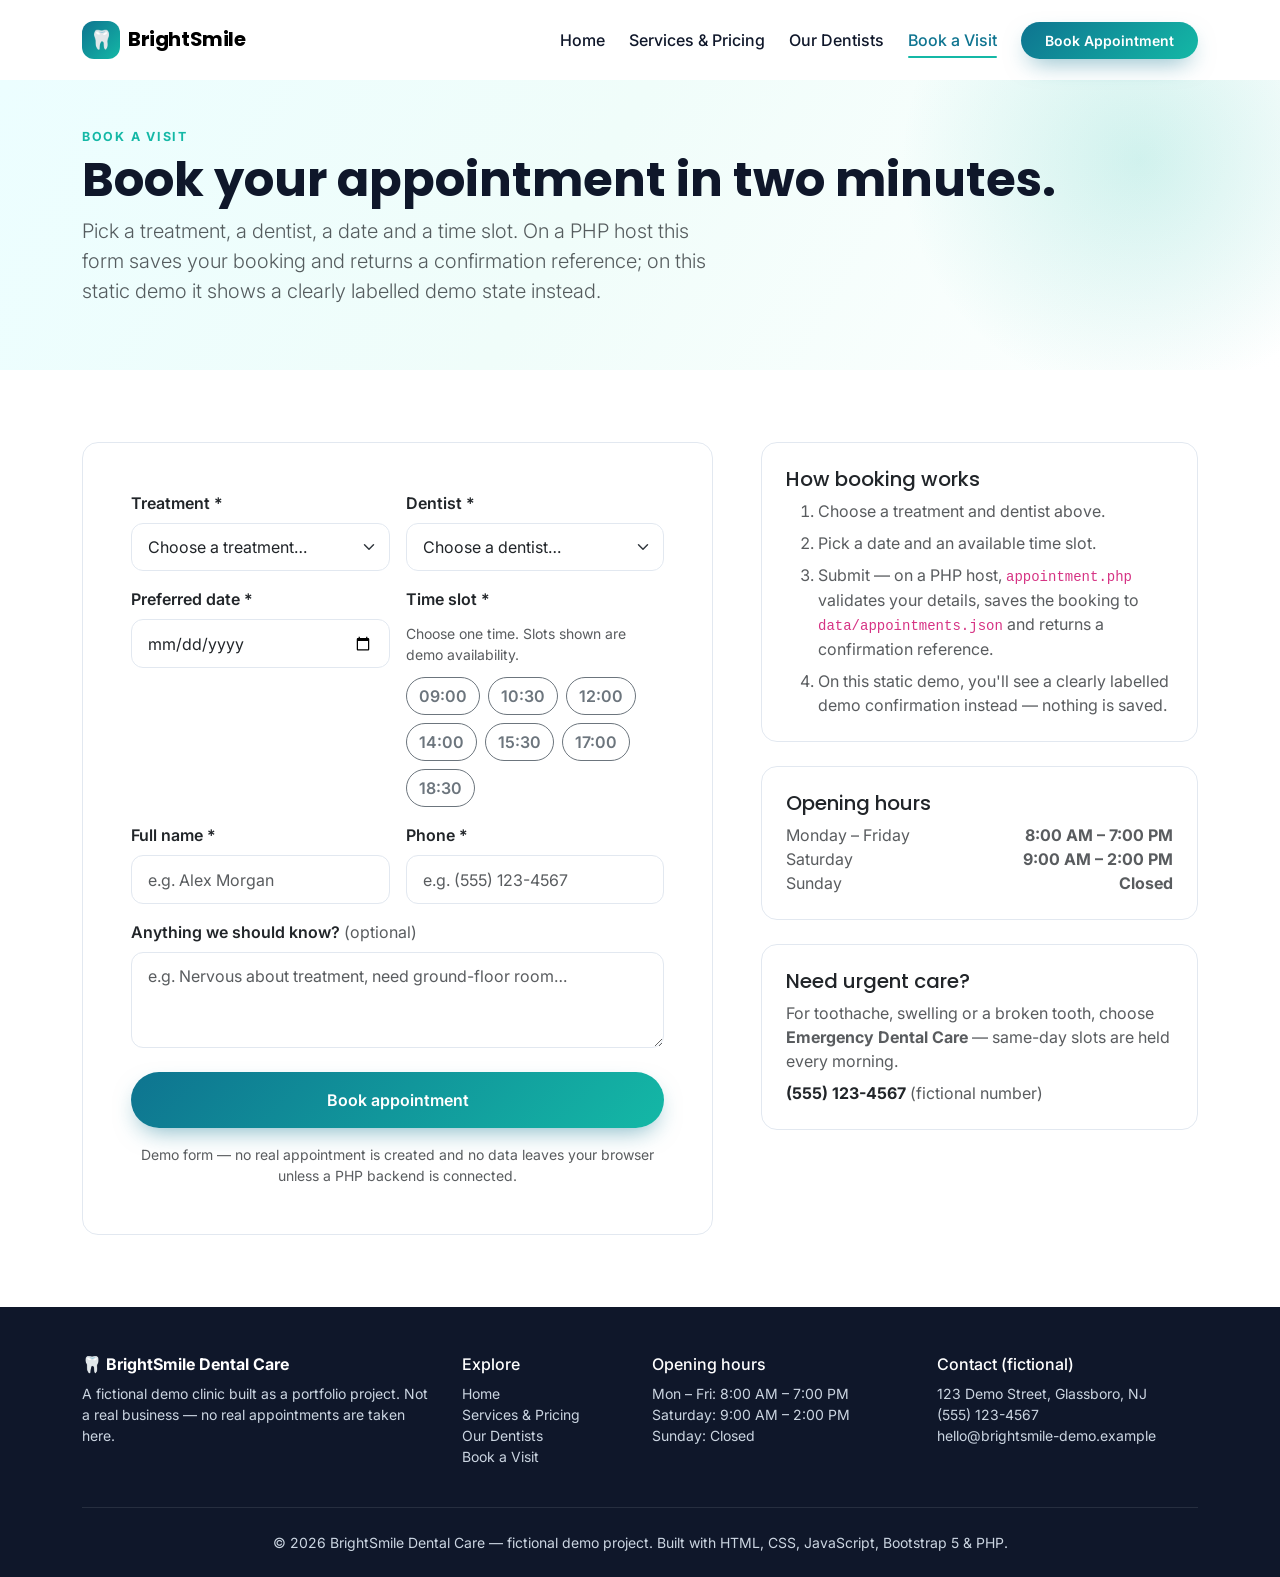
<file: booking.html>
<!DOCTYPE html>
<html lang="en">
<head>
  <meta charset="UTF-8">
  <meta name="viewport" content="width=device-width, initial-scale=1.0">
  <meta name="description" content="Book a fictional demo appointment at BrightSmile Dental Care. Form posts to appointment.php on a PHP host; on static hosting it shows a labelled demo state.">
  <title>Book a Visit — BrightSmile Dental Care</title>
  <link href="https://cdn.jsdelivr.net/npm/bootstrap@5.3.3/dist/css/bootstrap.min.css" rel="stylesheet">
  <link rel="preconnect" href="https://fonts.googleapis.com">
  <link href="https://fonts.googleapis.com/css2?family=Inter:wght@400;500;600;700&family=Poppins:wght@600;700;800&display=swap" rel="stylesheet">
  <link rel="stylesheet" href="assets/css/style.css">
</head>
<body>
<a class="skip-link" href="#main">Skip to main content</a>

<nav class="navbar navbar-expand-lg navbar-light bg-white sticky-top py-3">
  <div class="container">
    <a class="navbar-brand" href="index.html"><span class="logo-mark" aria-hidden="true">🦷</span>BrightSmile</a>
    <button class="navbar-toggler" type="button" data-bs-toggle="collapse" data-bs-target="#mainNav" aria-controls="mainNav" aria-expanded="false" aria-label="Toggle navigation">
      <span class="navbar-toggler-icon"></span>
    </button>
    <div class="collapse navbar-collapse" id="mainNav">
      <ul class="navbar-nav ms-auto align-items-lg-center gap-lg-2">
        <li class="nav-item"><a class="nav-link" href="index.html">Home</a></li>
        <li class="nav-item"><a class="nav-link" href="services.html">Services &amp; Pricing</a></li>
        <li class="nav-item"><a class="nav-link" href="doctors.html">Our Dentists</a></li>
        <li class="nav-item"><a class="nav-link active" aria-current="page" href="booking.html">Book a Visit</a></li>
        <li class="nav-item ms-lg-2"><a class="btn btn-teal btn-sm px-4 py-2" href="booking.html">Book Appointment</a></li>
      </ul>
    </div>
  </div>
</nav>

<header class="hero py-5" id="main">
  <div class="container position-relative">
    <p class="section-kicker mb-1">Book a visit</p>
    <h1 class="display-5 fw-bold">Book your appointment in two minutes.</h1>
    <p class="lead text-muted" style="max-width: 640px;">Pick a treatment, a dentist, a date and a time slot. On a PHP host this form saves your booking and returns a confirmation reference; on this static demo it shows a clearly labelled demo state instead.</p>
  </div>
</header>

<section class="section-pad">
  <div class="container">
    <div class="row g-5">
      <!-- FORM -->
      <div class="col-lg-7 reveal">
        <div class="card card-lift p-4 p-md-5">
          <form id="booking-form" action="appointment.php" method="POST" novalidate>
            <div class="row g-3">
              <div class="col-md-6">
                <label for="treatment" class="form-label fw-semibold">Treatment *</label>
                <select id="treatment" name="treatment" class="form-select" required>
                  <option value="" selected disabled>Choose a treatment…</option>
                  <option>Check-up &amp; Cleaning</option>
                  <option>Teeth Whitening</option>
                  <option>Fillings &amp; Restorations</option>
                  <option>Clear Aligners Consultation</option>
                  <option>Children's Dentistry</option>
                  <option>Emergency Dental Care</option>
                  <option>Root Canal Treatment</option>
                  <option>Dental Implants Consultation</option>
                </select>
                <div class="invalid-feedback">Please choose a treatment.</div>
              </div>
              <div class="col-md-6">
                <label for="doctor" class="form-label fw-semibold">Dentist *</label>
                <select id="doctor" name="doctor" class="form-select" required>
                  <option value="" selected disabled>Choose a dentist…</option>
                  <option value="first-available">First available</option>
                  <option value="dr-chen">Dr. Maya Chen — General &amp; Cosmetic</option>
                  <option value="dr-okafor">Dr. James Okafor — Orthodontics</option>
                  <option value="dr-ramirez">Dr. Sofia Ramirez — Children's</option>
                  <option value="dr-patel">Dr. Arjun Patel — Endodontics</option>
                  <option value="dr-novak">Dr. Emily Novak — General</option>
                  <option value="dr-obrien">Dr. Liam O'Brien — Emergency</option>
                </select>
                <div class="invalid-feedback">Please choose a dentist.</div>
              </div>
              <div class="col-md-6">
                <label for="date" class="form-label fw-semibold">Preferred date *</label>
                <input type="date" id="date" name="date" class="form-control" required>
                <div class="invalid-feedback">Please pick a date (today or later).</div>
              </div>
              <div class="col-md-6">
                <label class="form-label fw-semibold">Time slot *</label>
                <input type="hidden" id="time" name="time" value="">
                <div class="d-flex flex-wrap gap-2" role="group" aria-label="Time slots" aria-describedby="slot-help">
                  <p id="slot-help" class="form-text w-100 mb-1">Choose one time. Slots shown are demo availability.</p>
                  <button type="button" class="btn btn-outline-secondary slot-btn" aria-pressed="false" data-slot="09:00">09:00</button>
                  <button type="button" class="btn btn-outline-secondary slot-btn" aria-pressed="false" data-slot="10:30">10:30</button>
                  <button type="button" class="btn btn-outline-secondary slot-btn" aria-pressed="false" data-slot="12:00">12:00</button>
                  <button type="button" class="btn btn-outline-secondary slot-btn" aria-pressed="false" data-slot="14:00">14:00</button>
                  <button type="button" class="btn btn-outline-secondary slot-btn" aria-pressed="false" data-slot="15:30">15:30</button>
                  <button type="button" class="btn btn-outline-secondary slot-btn" aria-pressed="false" data-slot="17:00">17:00</button>
                  <button type="button" class="btn btn-outline-secondary slot-btn" aria-pressed="false" data-slot="18:30">18:30</button>
                </div>
              </div>
              <div class="col-md-6">
                <label for="name" class="form-label fw-semibold">Full name *</label>
                <input type="text" id="name" name="name" class="form-control" placeholder="e.g. Alex Morgan" minlength="2" maxlength="80" required>
                <div class="invalid-feedback">Please enter your name.</div>
              </div>
              <div class="col-md-6">
                <label for="phone" class="form-label fw-semibold">Phone *</label>
                <input type="tel" id="phone" name="phone" class="form-control" placeholder="e.g. (555) 123-4567" pattern="[0-9+()\-.\s]{7,20}" required>
                <div class="invalid-feedback">Please enter a valid phone number.</div>
              </div>
              <div class="col-12">
                <label for="notes" class="form-label fw-semibold">Anything we should know? <span class="text-muted fw-normal">(optional)</span></label>
                <textarea id="notes" name="notes" class="form-control" rows="3" maxlength="500" placeholder="e.g. Nervous about treatment, need ground-floor room…"></textarea>
              </div>
            </div>
            <button type="submit" class="btn btn-teal w-100 mt-4 py-3">Book appointment</button>
            <p class="text-muted small text-center mt-3 mb-0">Demo form — no real appointment is created and no data leaves your browser unless a PHP backend is connected.</p>
          </form>
          <div id="booking-result" class="d-none" role="status" aria-live="polite"></div>
        </div>
      </div>

      <!-- SIDE INFO -->
      <div class="col-lg-5 reveal reveal-delay-1">
        <div class="card card-lift p-4 mb-4">
          <h5>How booking works</h5>
          <ol class="text-muted mb-0">
            <li class="mb-2">Choose a treatment and dentist above.</li>
            <li class="mb-2">Pick a date and an available time slot.</li>
            <li class="mb-2">Submit — on a PHP host, <code>appointment.php</code> validates your details, saves the booking to <code>data/appointments.json</code> and returns a confirmation reference.</li>
            <li>On this static demo, you'll see a clearly labelled demo confirmation instead — nothing is saved.</li>
          </ol>
        </div>
        <div class="card card-lift p-4 mb-4">
          <h5>Opening hours</h5>
          <ul class="list-unstyled text-muted mb-0">
            <li class="d-flex justify-content-between"><span>Monday – Friday</span><strong>8:00 AM – 7:00 PM</strong></li>
            <li class="d-flex justify-content-between"><span>Saturday</span><strong>9:00 AM – 2:00 PM</strong></li>
            <li class="d-flex justify-content-between"><span>Sunday</span><strong>Closed</strong></li>
          </ul>
        </div>
        <div class="card card-lift p-4">
          <h5>Need urgent care?</h5>
          <p class="text-muted mb-2">For toothache, swelling or a broken tooth, choose <strong>Emergency Dental Care</strong> — same-day slots are held every morning.</p>
          <p class="mb-0"><strong>(555) 123-4567</strong> <span class="text-muted">(fictional number)</span></p>
        </div>
      </div>
    </div>
  </div>
</section>

<footer class="pt-5 pb-4">
  <div class="container">
    <div class="row g-4">
      <div class="col-md-4">
        <h6 class="fw-bold">🦷 BrightSmile Dental Care</h6>
        <p class="small">A fictional demo clinic built as a portfolio project. Not a real business — no real appointments are taken here.</p>
      </div>
      <div class="col-md-2">
        <h6>Explore</h6>
        <ul class="list-unstyled small">
          <li><a href="index.html">Home</a></li>
          <li><a href="services.html">Services &amp; Pricing</a></li>
          <li><a href="doctors.html">Our Dentists</a></li>
          <li><a href="booking.html">Book a Visit</a></li>
        </ul>
      </div>
      <div class="col-md-3">
        <h6>Opening hours</h6>
        <ul class="list-unstyled small">
          <li>Mon – Fri: 8:00 AM – 7:00 PM</li>
          <li>Saturday: 9:00 AM – 2:00 PM</li>
          <li>Sunday: Closed</li>
        </ul>
      </div>
      <div class="col-md-3">
        <h6>Contact (fictional)</h6>
        <ul class="list-unstyled small">
          <li>123 Demo Street, Glassboro, NJ</li>
          <li>(555) 123-4567</li>
          <li>hello@brightsmile-demo.example</li>
        </ul>
      </div>
    </div>
    <hr class="border-secondary my-4">
    <p class="small text-center mb-0">© <span id="year"></span> BrightSmile Dental Care — fictional demo project. Built with HTML, CSS, JavaScript, Bootstrap 5 &amp; PHP.</p>
  </div>
</footer>

<script src="https://cdn.jsdelivr.net/npm/bootstrap@5.3.3/dist/js/bootstrap.bundle.min.js"></script>
<script src="assets/js/main.js"></script>
<script src="assets/js/booking.js"></script>
</body>
</html>
</file>
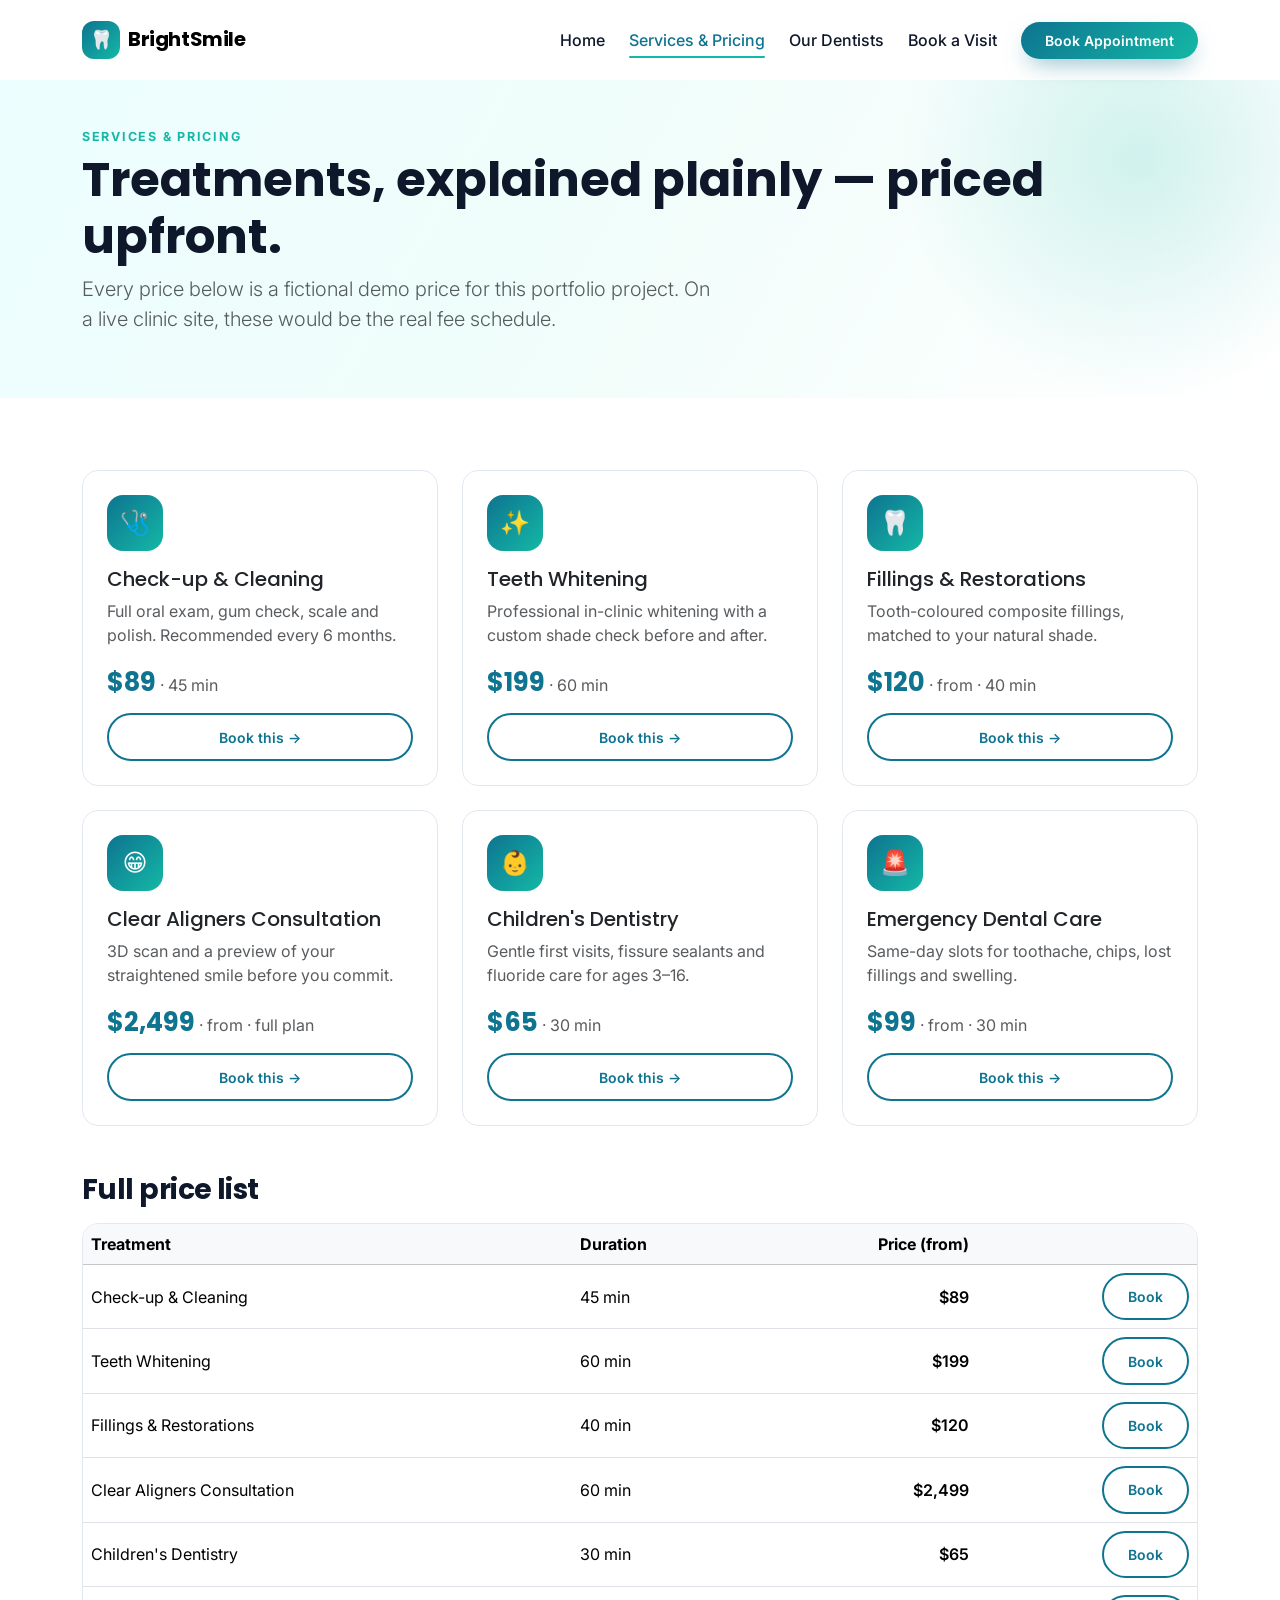
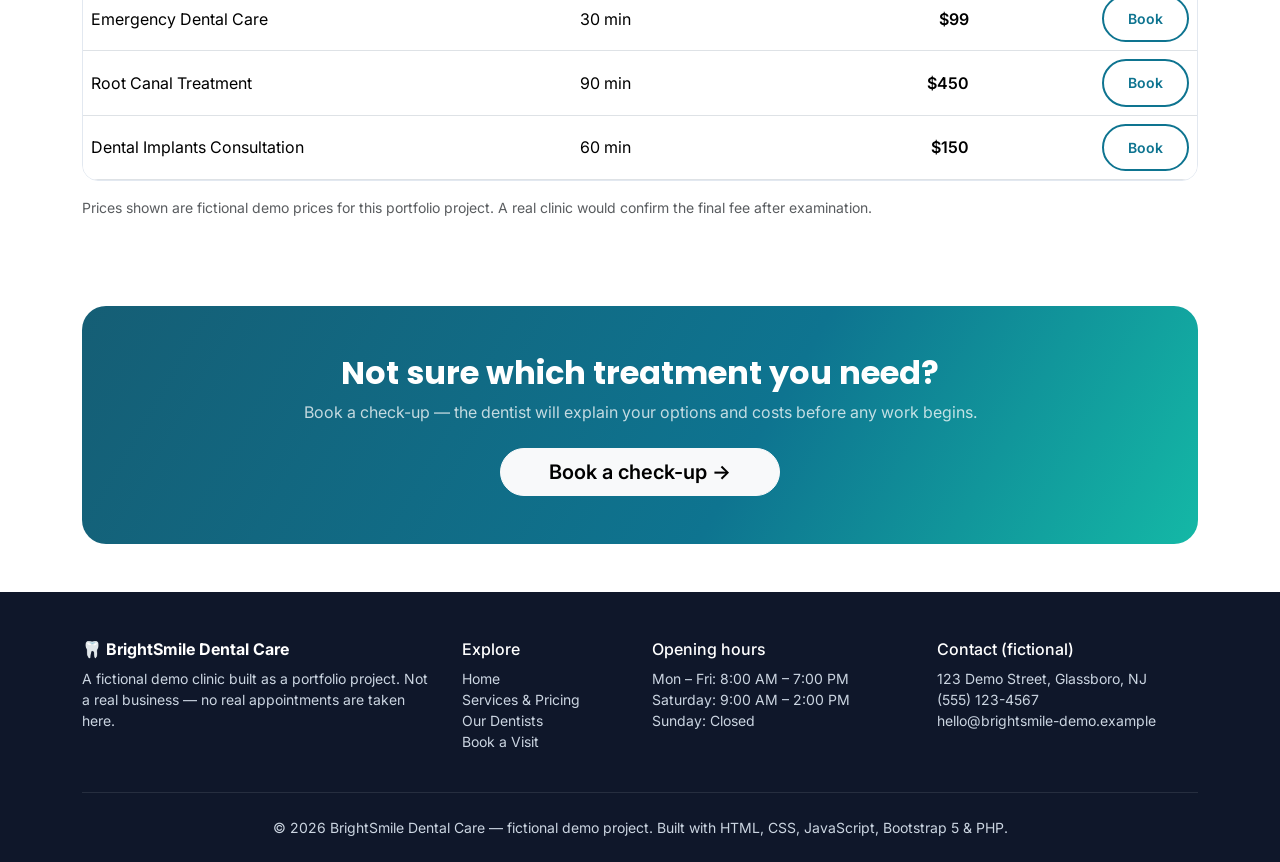
<file: services.html>
<!DOCTYPE html>
<html lang="en">
<head>
  <meta charset="UTF-8">
  <meta name="viewport" content="width=device-width, initial-scale=1.0">
  <meta name="description" content="BrightSmile Dental Care treatments and pricing — fictional demo prices for a portfolio project.">
  <title>Services &amp; Pricing — BrightSmile Dental Care</title>
  <link href="https://cdn.jsdelivr.net/npm/bootstrap@5.3.3/dist/css/bootstrap.min.css" rel="stylesheet">
  <link rel="preconnect" href="https://fonts.googleapis.com">
  <link href="https://fonts.googleapis.com/css2?family=Inter:wght@400;500;600;700&family=Poppins:wght@600;700;800&display=swap" rel="stylesheet">
  <link rel="stylesheet" href="assets/css/style.css">
</head>
<body>
<a class="skip-link" href="#main">Skip to main content</a>

<nav class="navbar navbar-expand-lg navbar-light bg-white sticky-top py-3">
  <div class="container">
    <a class="navbar-brand" href="index.html"><span class="logo-mark" aria-hidden="true">🦷</span>BrightSmile</a>
    <button class="navbar-toggler" type="button" data-bs-toggle="collapse" data-bs-target="#mainNav" aria-controls="mainNav" aria-expanded="false" aria-label="Toggle navigation">
      <span class="navbar-toggler-icon"></span>
    </button>
    <div class="collapse navbar-collapse" id="mainNav">
      <ul class="navbar-nav ms-auto align-items-lg-center gap-lg-2">
        <li class="nav-item"><a class="nav-link" href="index.html">Home</a></li>
        <li class="nav-item"><a class="nav-link active" aria-current="page" href="services.html">Services &amp; Pricing</a></li>
        <li class="nav-item"><a class="nav-link" href="doctors.html">Our Dentists</a></li>
        <li class="nav-item"><a class="nav-link" href="booking.html">Book a Visit</a></li>
        <li class="nav-item ms-lg-2"><a class="btn btn-teal btn-sm px-4 py-2" href="booking.html">Book Appointment</a></li>
      </ul>
    </div>
  </div>
</nav>

<!-- ============ PAGE HEADER ============ -->
<header class="hero py-5" id="main">
  <div class="container position-relative">
    <p class="section-kicker mb-1">Services &amp; pricing</p>
    <h1 class="display-5 fw-bold">Treatments, explained plainly — priced upfront.</h1>
    <p class="lead text-muted" style="max-width: 640px;">Every price below is a fictional demo price for this portfolio project. On a live clinic site, these would be the real fee schedule.</p>
  </div>
</header>

<!-- ============ SERVICE CARDS ============ -->
<section class="section-pad">
  <div class="container">
    <div class="row g-4">
      <div class="col-md-6 col-lg-4 reveal">
        <div class="card card-lift h-100 p-4">
          <div class="icon-tile mb-3">🩺</div>
          <h5>Check-up &amp; Cleaning</h5>
          <p class="text-muted">Full oral exam, gum check, scale and polish. Recommended every 6 months.</p>
          <p class="mb-1"><span class="price-tag">$89</span> <span class="text-muted">· 45 min</span></p>
          <a href="booking.html?treatment=Check-up%20%26%20Cleaning" class="btn btn-outline-teal btn-sm mt-2">Book this →</a>
        </div>
      </div>
      <div class="col-md-6 col-lg-4 reveal reveal-delay-1">
        <div class="card card-lift h-100 p-4">
          <div class="icon-tile mb-3">✨</div>
          <h5>Teeth Whitening</h5>
          <p class="text-muted">Professional in-clinic whitening with a custom shade check before and after.</p>
          <p class="mb-1"><span class="price-tag">$199</span> <span class="text-muted">· 60 min</span></p>
          <a href="booking.html?treatment=Teeth%20Whitening" class="btn btn-outline-teal btn-sm mt-2">Book this →</a>
        </div>
      </div>
      <div class="col-md-6 col-lg-4 reveal reveal-delay-2">
        <div class="card card-lift h-100 p-4">
          <div class="icon-tile mb-3">🦷</div>
          <h5>Fillings &amp; Restorations</h5>
          <p class="text-muted">Tooth-coloured composite fillings, matched to your natural shade.</p>
          <p class="mb-1"><span class="price-tag">$120</span> <span class="text-muted">· from · 40 min</span></p>
          <a href="booking.html?treatment=Fillings%20%26%20Restorations" class="btn btn-outline-teal btn-sm mt-2">Book this →</a>
        </div>
      </div>
      <div class="col-md-6 col-lg-4 reveal">
        <div class="card card-lift h-100 p-4">
          <div class="icon-tile mb-3">😁</div>
          <h5>Clear Aligners Consultation</h5>
          <p class="text-muted">3D scan and a preview of your straightened smile before you commit.</p>
          <p class="mb-1"><span class="price-tag">$2,499</span> <span class="text-muted">· from · full plan</span></p>
          <a href="booking.html?treatment=Clear%20Aligners%20Consultation" class="btn btn-outline-teal btn-sm mt-2">Book this →</a>
        </div>
      </div>
      <div class="col-md-6 col-lg-4 reveal reveal-delay-1">
        <div class="card card-lift h-100 p-4">
          <div class="icon-tile mb-3">👶</div>
          <h5>Children's Dentistry</h5>
          <p class="text-muted">Gentle first visits, fissure sealants and fluoride care for ages 3–16.</p>
          <p class="mb-1"><span class="price-tag">$65</span> <span class="text-muted">· 30 min</span></p>
          <a href="booking.html?treatment=Children%27s%20Dentistry" class="btn btn-outline-teal btn-sm mt-2">Book this →</a>
        </div>
      </div>
      <div class="col-md-6 col-lg-4 reveal reveal-delay-2">
        <div class="card card-lift h-100 p-4">
          <div class="icon-tile mb-3">🚨</div>
          <h5>Emergency Dental Care</h5>
          <p class="text-muted">Same-day slots for toothache, chips, lost fillings and swelling.</p>
          <p class="mb-1"><span class="price-tag">$99</span> <span class="text-muted">· from · 30 min</span></p>
          <a href="booking.html?treatment=Emergency%20Dental%20Care" class="btn btn-outline-teal btn-sm mt-2">Book this →</a>
        </div>
      </div>
    </div>

    <!-- ============ FULL PRICE TABLE ============ -->
    <div class="mt-5 reveal">
      <h3 class="section-title mb-3">Full price list</h3>
      <div class="table-responsive card card-lift">
        <table class="table table-hover align-middle mb-0">
          <thead class="table-light">
            <tr><th>Treatment</th><th>Duration</th><th class="text-end">Price (from)</th><th></th></tr>
          </thead>
          <tbody>
            <tr><td>Check-up &amp; Cleaning</td><td>45 min</td><td class="text-end fw-semibold">$89</td><td class="text-end"><a href="booking.html?treatment=Check-up%20%26%20Cleaning" class="btn btn-sm btn-outline-teal">Book</a></td></tr>
            <tr><td>Teeth Whitening</td><td>60 min</td><td class="text-end fw-semibold">$199</td><td class="text-end"><a href="booking.html?treatment=Teeth%20Whitening" class="btn btn-sm btn-outline-teal">Book</a></td></tr>
            <tr><td>Fillings &amp; Restorations</td><td>40 min</td><td class="text-end fw-semibold">$120</td><td class="text-end"><a href="booking.html?treatment=Fillings%20%26%20Restorations" class="btn btn-sm btn-outline-teal">Book</a></td></tr>
            <tr><td>Clear Aligners Consultation</td><td>60 min</td><td class="text-end fw-semibold">$2,499</td><td class="text-end"><a href="booking.html?treatment=Clear%20Aligners%20Consultation" class="btn btn-sm btn-outline-teal">Book</a></td></tr>
            <tr><td>Children's Dentistry</td><td>30 min</td><td class="text-end fw-semibold">$65</td><td class="text-end"><a href="booking.html?treatment=Children%27s%20Dentistry" class="btn btn-sm btn-outline-teal">Book</a></td></tr>
            <tr><td>Emergency Dental Care</td><td>30 min</td><td class="text-end fw-semibold">$99</td><td class="text-end"><a href="booking.html?treatment=Emergency%20Dental%20Care" class="btn btn-sm btn-outline-teal">Book</a></td></tr>
            <tr><td>Root Canal Treatment</td><td>90 min</td><td class="text-end fw-semibold">$450</td><td class="text-end"><a href="booking.html?treatment=Root%20Canal%20Treatment" class="btn btn-sm btn-outline-teal">Book</a></td></tr>
            <tr><td>Dental Implants Consultation</td><td>60 min</td><td class="text-end fw-semibold">$150</td><td class="text-end"><a href="booking.html?treatment=Dental%20Implants%20Consultation" class="btn btn-sm btn-outline-teal">Book</a></td></tr>
          </tbody>
        </table>
      </div>
      <p class="text-muted small mt-3">Prices shown are fictional demo prices for this portfolio project. A real clinic would confirm the final fee after examination.</p>
    </div>
  </div>
</section>

<!-- ============ CTA ============ -->
<section class="pb-5">
  <div class="container">
    <div class="cta-band p-5 text-center reveal">
      <h2 class="fw-bold">Not sure which treatment you need?</h2>
      <p class="mb-4 opacity-75">Book a check-up — the dentist will explain your options and costs before any work begins.</p>
      <a href="booking.html?treatment=Check-up%20%26%20Cleaning" class="btn btn-light btn-lg rounded-pill px-5 fw-semibold">Book a check-up →</a>
    </div>
  </div>
</section>

<footer class="pt-5 pb-4">
  <div class="container">
    <div class="row g-4">
      <div class="col-md-4">
        <h6 class="fw-bold">🦷 BrightSmile Dental Care</h6>
        <p class="small">A fictional demo clinic built as a portfolio project. Not a real business — no real appointments are taken here.</p>
      </div>
      <div class="col-md-2">
        <h6>Explore</h6>
        <ul class="list-unstyled small">
          <li><a href="index.html">Home</a></li>
          <li><a href="services.html">Services &amp; Pricing</a></li>
          <li><a href="doctors.html">Our Dentists</a></li>
          <li><a href="booking.html">Book a Visit</a></li>
        </ul>
      </div>
      <div class="col-md-3">
        <h6>Opening hours</h6>
        <ul class="list-unstyled small">
          <li>Mon – Fri: 8:00 AM – 7:00 PM</li>
          <li>Saturday: 9:00 AM – 2:00 PM</li>
          <li>Sunday: Closed</li>
        </ul>
      </div>
      <div class="col-md-3">
        <h6>Contact (fictional)</h6>
        <ul class="list-unstyled small">
          <li>123 Demo Street, Glassboro, NJ</li>
          <li>(555) 123-4567</li>
          <li>hello@brightsmile-demo.example</li>
        </ul>
      </div>
    </div>
    <hr class="border-secondary my-4">
    <p class="small text-center mb-0">© <span id="year"></span> BrightSmile Dental Care — fictional demo project. Built with HTML, CSS, JavaScript, Bootstrap 5 &amp; PHP.</p>
  </div>
</footer>

<script src="https://cdn.jsdelivr.net/npm/bootstrap@5.3.3/dist/js/bootstrap.bundle.min.js"></script>
<script src="assets/js/main.js"></script>
</body>
</html>
</file>
<file: assets/css/style.css>
/* BrightSmile Dental Care — custom styles (Bootstrap 5 layered on top) */
:root {
  --teal: #0e7490;
  --teal-dark: #155e75;
  --teal-soft: #ecfeff;
  --mint: #14b8a6;
  --ink: #0f172a;
  --muted: #64748b;
  --sand: #f8fafc;
  --gold: #f59e0b;
  --radius: 1rem;
}

html { scroll-behavior: smooth; }
body {
  font-family: "Inter", system-ui, -apple-system, sans-serif;
  color: var(--ink);
  background: #fff;
  overflow-x: hidden;
}
h1, h2, h3, h4, h5, .display-font { font-family: "Poppins", "Inter", sans-serif; }

/* ---------- Navbar ---------- */
.navbar-brand { font-family: "Poppins", sans-serif; font-weight: 700; letter-spacing: -.02em; }
.navbar-brand .logo-mark {
  display: inline-flex; align-items: center; justify-content: center;
  width: 38px; height: 38px; border-radius: 12px;
  background: linear-gradient(135deg, var(--teal), var(--mint));
  color: #fff; font-size: 1.15rem; margin-right: .5rem;
}
.nav-link { font-weight: 500; color: var(--ink) !important; position: relative; }
.nav-link::after {
  content: ""; position: absolute; left: .5rem; right: .5rem; bottom: .15rem;
  height: 2px; background: var(--mint); border-radius: 2px;
  transform: scaleX(0); transform-origin: left; transition: transform .25s ease;
}
.nav-link:hover::after, .nav-link.active::after { transform: scaleX(1); }
.nav-link.active { color: var(--teal) !important; }

/* ---------- Hero ---------- */
.hero {
  background: linear-gradient(120deg, #ecfeff 0%, #f0fdfa 45%, #fff 100%);
  padding: 5.5rem 0 4.5rem;
  position: relative; overflow: hidden;
}
.hero::before {
  content: ""; position: absolute; width: 520px; height: 520px; border-radius: 50%;
  background: radial-gradient(circle, rgba(20,184,166,.18), transparent 65%);
  top: -180px; right: -120px;
}
.hero-img {
  border-radius: 1.5rem; box-shadow: 0 30px 60px -20px rgba(14,116,144,.35);
  transform: rotate(1.5deg); transition: transform .5s ease;
}
.hero-img:hover { transform: rotate(0deg) scale(1.015); }
.hero-badge {
  display: inline-flex; align-items: center; gap: .45rem;
  background: #fff; border: 1px solid #cffafe; color: var(--teal-dark);
  padding: .4rem .9rem; border-radius: 999px; font-size: .85rem; font-weight: 600;
  box-shadow: 0 4px 14px rgba(14,116,144,.08);
}
.stat-num { font-family: "Poppins", sans-serif; font-size: 2rem; font-weight: 700; color: var(--teal); line-height: 1; }
.stat-label { font-size: .85rem; color: var(--muted); }

/* ---------- Buttons ---------- */
.btn-teal {
  background: linear-gradient(135deg, var(--teal), var(--mint));
  border: none; color: #fff; font-weight: 600;
  padding: .75rem 1.6rem; border-radius: 999px;
  box-shadow: 0 10px 24px -8px rgba(14,116,144,.55);
  transition: transform .2s ease, box-shadow .2s ease;
}
.btn-teal:hover, .btn-teal:focus { color: #fff; transform: translateY(-2px); box-shadow: 0 16px 30px -8px rgba(14,116,144,.55); }
.btn-outline-teal {
  border: 2px solid var(--teal); color: var(--teal); font-weight: 600;
  padding: .7rem 1.5rem; border-radius: 999px; transition: all .2s ease;
}
.btn-outline-teal:hover { background: var(--teal); color: #fff; }

/* ---------- Cards ---------- */
.card-lift {
  border: 1px solid #e2e8f0; border-radius: var(--radius);
  transition: transform .3s ease, box-shadow .3s ease, border-color .3s ease;
  overflow: hidden;
}
.card-lift:hover { transform: translateY(-6px); box-shadow: 0 24px 48px -16px rgba(15,23,42,.18); border-color: #99f6e4; }
.icon-tile {
  width: 56px; height: 56px; border-radius: 16px;
  display: inline-flex; align-items: center; justify-content: center;
  font-size: 1.5rem; color: #fff;
  background: linear-gradient(135deg, var(--teal), var(--mint));
}
.price-tag { font-family: "Poppins", sans-serif; font-size: 1.6rem; font-weight: 700; color: var(--teal); }
.price-tag small { font-size: .85rem; color: var(--muted); font-weight: 400; }

.doctor-img { height: 260px; object-fit: cover; transition: transform .5s ease; }
.card-lift:hover .doctor-img { transform: scale(1.05); }
.chip {
  display: inline-block; background: var(--teal-soft); color: var(--teal-dark);
  font-size: .78rem; font-weight: 600; padding: .25rem .7rem; border-radius: 999px; margin: 0 .25rem .35rem 0;
}

/* ---------- Sections ---------- */
.section-pad { padding: 4.5rem 0; }
.section-kicker {
  text-transform: uppercase; letter-spacing: .14em; font-size: .78rem;
  font-weight: 700; color: var(--mint);
}
.section-title { font-weight: 700; letter-spacing: -.02em; }
.bg-soft { background: var(--sand); }
.cta-band {
  background: linear-gradient(120deg, var(--teal-dark), var(--teal) 60%, var(--mint));
  border-radius: 1.5rem; color: #fff;
}

/* ---------- Scroll reveal ---------- */
.reveal { opacity: 0; transform: translateY(26px); transition: opacity .7s ease, transform .7s ease; }
.reveal.visible { opacity: 1; transform: none; }
.reveal-delay-1 { transition-delay: .12s; }
.reveal-delay-2 { transition-delay: .24s; }

/* ---------- Forms ---------- */
.form-control, .form-select { border-radius: .75rem; padding: .7rem 1rem; border: 1.5px solid #e2e8f0; }
.form-control:focus, .form-select:focus { border-color: var(--mint); box-shadow: 0 0 0 .25rem rgba(20,184,166,.15); }
.slot-btn { border-radius: 999px; font-weight: 600; }
.slot-btn.active { background: var(--teal); border-color: var(--teal); color: #fff; }

/* ---------- Footer ---------- */
footer { background: var(--ink); color: #cbd5e1; }
footer a { color: #cbd5e1; text-decoration: none; }
footer a:hover { color: #fff; }
footer h6 { color: #fff; }

@media (max-width: 767px) {
  .hero { padding: 3.5rem 0 3rem; }
  .stat-num { font-size: 1.6rem; }
}

/* ===== Polish upgrade: motion, focus, responsiveness ===== */
:root{--focus-ring:#0e7490}
:focus-visible{outline:3px solid var(--focus-ring);outline-offset:2px;border-radius:4px}
.skip-link{position:absolute;left:-9999px;top:0;background:#0e7490;color:#fff;padding:.6rem 1rem;z-index:2000;border-radius:0 0 10px 0;font-weight:600}
.skip-link:focus{left:0;color:#fff}
@keyframes heroUp{from{opacity:0;transform:translateY(22px)}to{opacity:1;transform:none}}
@keyframes floaty{0%,100%{transform:translateY(0)}50%{transform:translateY(-10px)}}
.hero .hero-badge,.hero h1,.hero .lead,.hero .d-flex,.hero .row.mt-5,.hero .btn{animation:heroUp .8s cubic-bezier(.22,1,.36,1) both}
.hero h1{animation-delay:.08s}.hero .lead{animation-delay:.18s}.hero .d-flex{animation-delay:.28s}.hero .row.mt-5{animation-delay:.38s}
.hero-img{animation:heroUp .9s .2s cubic-bezier(.22,1,.36,1) both}
.btn{transition:transform .18s ease,box-shadow .18s ease,background-color .18s ease,color .18s ease}
.btn:active{transform:translateY(1px) scale(.98)}
.card-lift,.card{will-change:transform}
.card-lift:focus-within,.card:focus-within{box-shadow:0 0 0 3px rgba(20,184,166,.35)}
.icon-tile{transition:transform .3s ease}
.card-lift:hover .icon-tile,.card:hover .icon-tile{transform:translateY(-3px) rotate(-3deg)}
.reveal-left{opacity:0;transform:translateX(-28px);transition:opacity .7s ease,transform .7s ease}
.reveal-right{opacity:0;transform:translateX(28px);transition:opacity .7s ease,transform .7s ease}
.reveal-zoom{opacity:0;transform:scale(.96);transition:opacity .7s ease,transform .7s ease}
.reveal-left.visible,.reveal-right.visible,.reveal-zoom.visible{opacity:1;transform:none}
#back-to-top{position:fixed;right:1rem;bottom:1rem;z-index:1050;width:46px;height:46px;border-radius:50%;border:none;background:#0e7490;color:#fff;font-size:1.2rem;box-shadow:0 10px 24px rgba(0,0,0,.25);opacity:0;pointer-events:none;transform:translateY(8px);transition:opacity .25s ease,transform .25s ease}
#back-to-top.show{opacity:1;pointer-events:auto;transform:none}
#back-to-top:hover{transform:translateY(-2px)}
@media(max-width:575px){.section-pad,.section{padding:3rem 0}.hero h1{font-size:clamp(2rem,9vw,2.8rem)!important}.gallery-img{height:180px}.cta-band{padding:2rem 1.25rem!important}}
@media(prefers-reduced-motion:reduce){html{scroll-behavior:auto}*,*::before,*::after{animation-duration:.001ms!important;animation-iteration-count:1!important;transition-duration:.001ms!important}.reveal,.reveal-left,.reveal-right,.reveal-zoom{opacity:1!important;transform:none!important}.hero-img{transform:none!important}}
</file>
